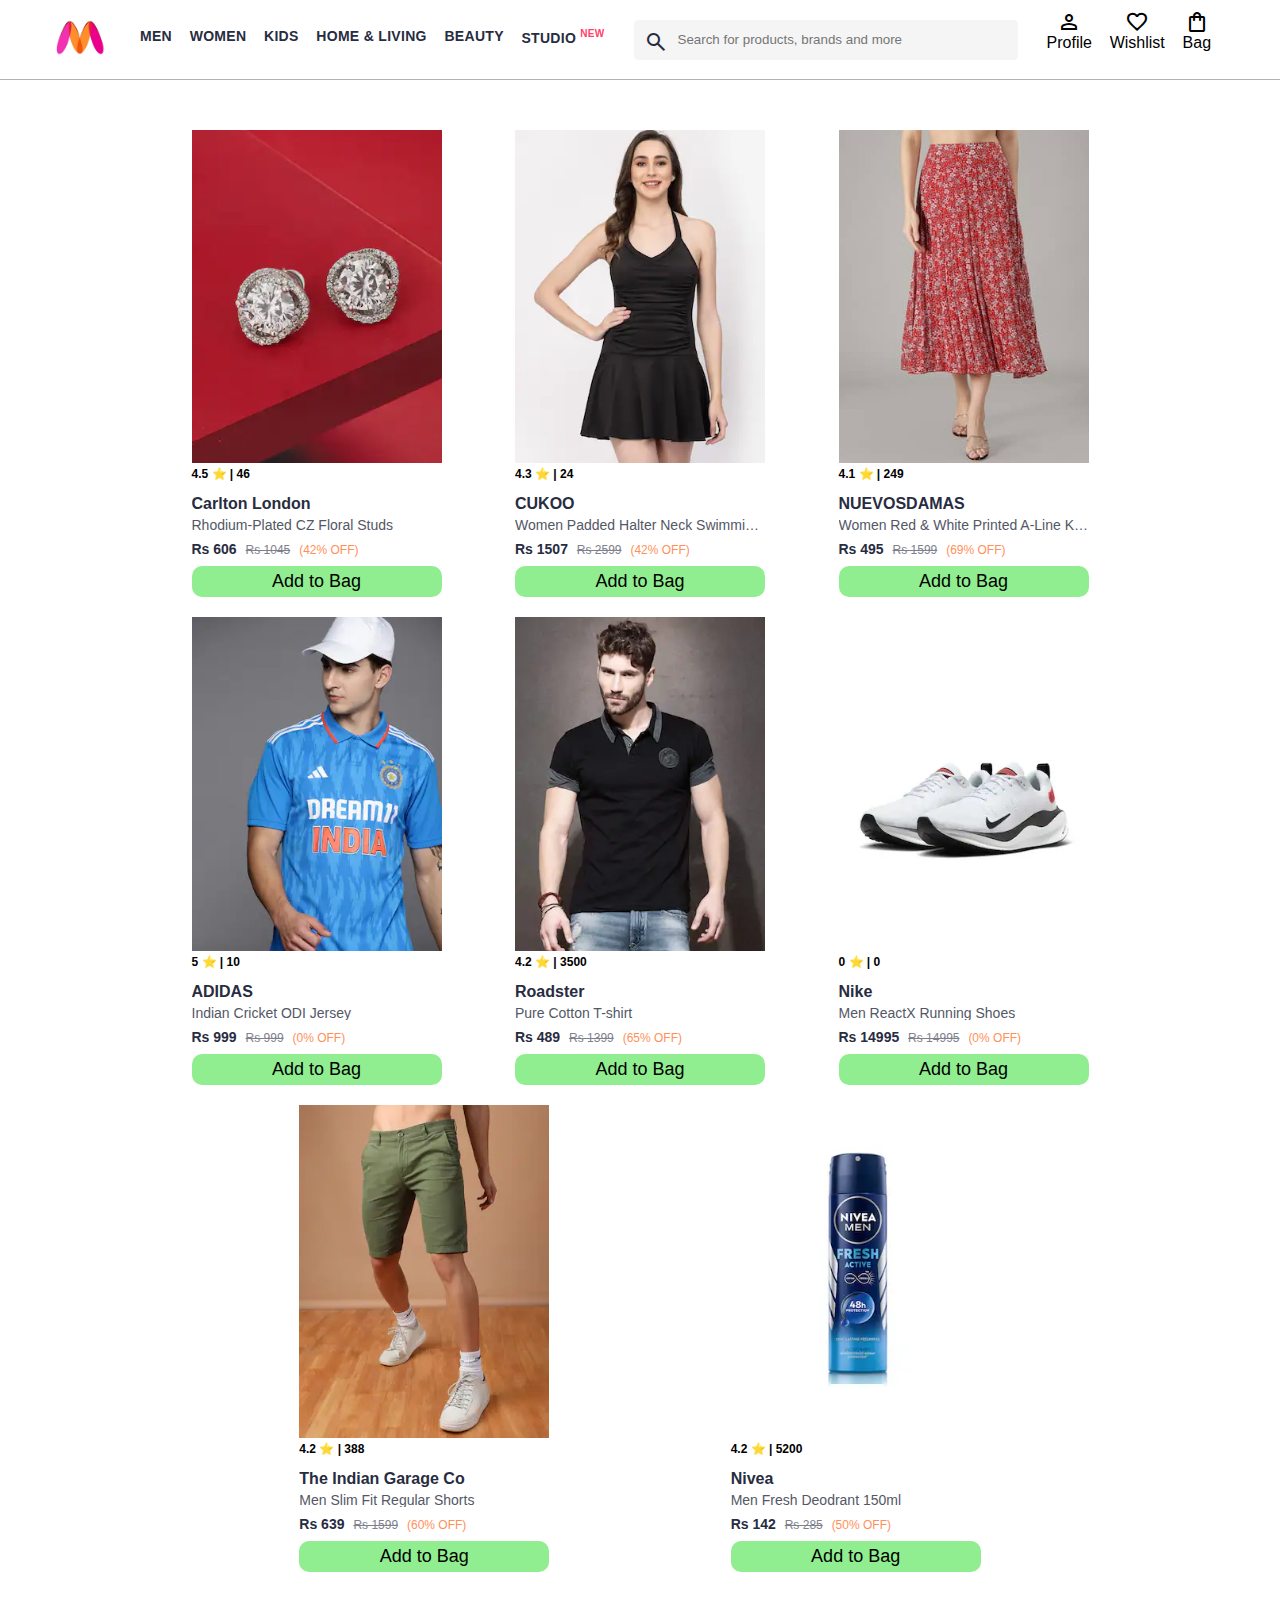
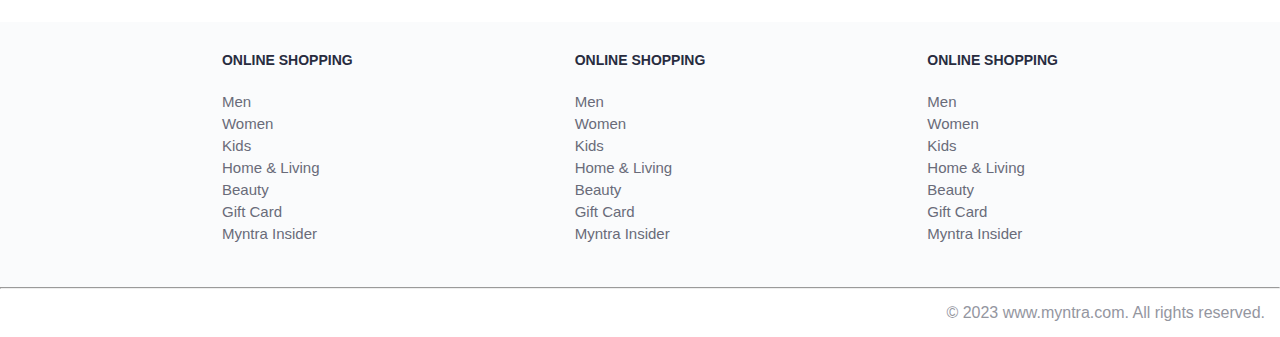
<file: index.html>
<!DOCTYPE html>
<html lang="en">
<head>
    <title>Myntra Functional Clone</title>
    <link rel="stylesheet" href="css/index.css">
    <link rel="stylesheet" href="https://fonts.googleapis.com/css2?family=Material+Symbols+Outlined:opsz,wght,FILL,GRAD@20..48,100..700,0..1,-50..200" />
</head>
<body>
    <header>
        <div class="logo_container">
            <a href="#"><img class="myntra_home" src="images/myntra_logo.png" alt="Myntra Home"></a>
        </div>
        <nav class="nav_bar">
            <a href="#">Men</a>
            <a href="#">Women</a>
            <a href="#">Kids</a>
            <a href="#">Home & Living</a>
            <a href="#">Beauty</a>
            <a href="#">Studio <sup>New</sup></a>
        </nav>
        <div class="search_bar">
            <span class="material-symbols-outlined search_icon">search</span>
            <input class="search_input" placeholder="Search for products, brands and more">
        </div>
        <div class="action_bar">
            <div class="action_container">
                <span class="material-symbols-outlined action_icon">person</span>
                <span class="action_name">Profile</span>
            </div>

            <div class="action_container">
                <span class="material-symbols-outlined action_icon">favorite</span>
                <span class="action_name">Wishlist</span>
            </div>

            <a class="action_container" href="pages/bag.html">
                <span class="material-symbols-outlined action_icon">shopping_bag</span>
                <span class="action_name">Bag</span>
                <span class="bag-item-count">0</span>
            </a>
        </div>
    </header>
    <main>
      <main>
        <div class="items-container">
          
        </div>
      </main>
    </main>
    <footer>
        <div class="footer_container">
            <div class="footer_column">
                <h3>ONLINE SHOPPING</h3>

                <a href="#">Men</a>
                <a href="#">Women</a>
                <a href="#">Kids</a>
                <a href="#">Home & Living</a>
                <a href="#">Beauty</a>
                <a href="#">Gift Card</a>
                <a href="#">Myntra Insider</a>
            </div>

            <div class="footer_column">
                <h3>ONLINE SHOPPING</h3>

                <a href="#">Men</a>
                <a href="#">Women</a>
                <a href="#">Kids</a>
                <a href="#">Home & Living</a>
                <a href="#">Beauty</a>
                <a href="#">Gift Card</a>
                <a href="#">Myntra Insider</a>
            </div>

            <div class="footer_column">
                <h3>ONLINE SHOPPING</h3>

                <a href="#">Men</a>
                <a href="#">Women</a>
                <a href="#">Kids</a>
                <a href="#">Home & Living</a>
                <a href="#">Beauty</a>
                <a href="#">Gift Card</a>
                <a href="#">Myntra Insider</a>
            </div>
        </div>
        <hr>

        <div class="copyright">
            © 2023 www.myntra.com. All rights reserved.
        </div>
    </footer>
    <script src="data/items.js"></script>
    <script src="scripts/index.js"></script>
</body>
</html>
</file>
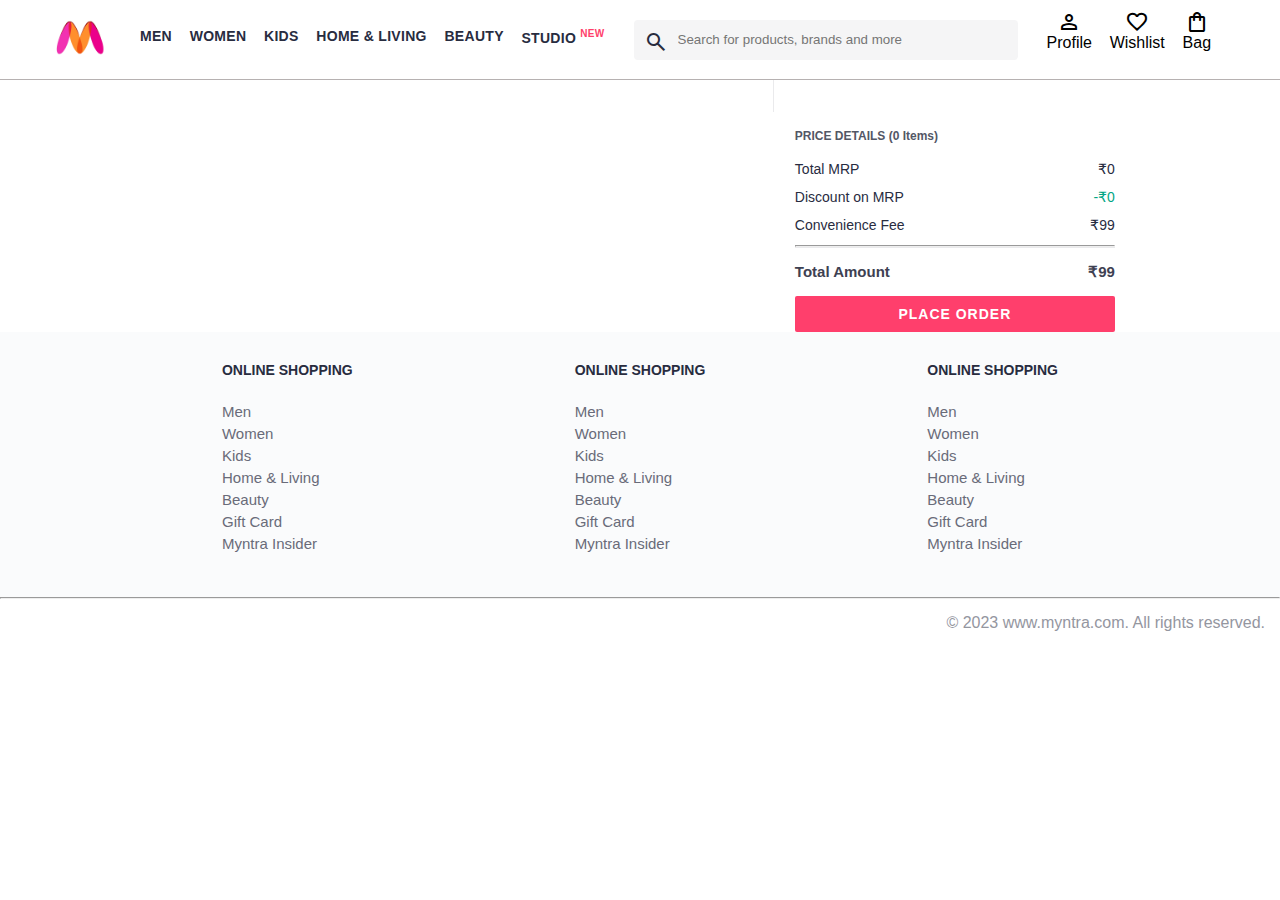
<file: pages/bag.html>
<!DOCTYPE html>
<html lang="en">
<head>
    <title>Myntra Clone</title>
    <link rel="stylesheet" href="../css/index.css">
    <link rel="stylesheet" href="../css/bag.css">
    <link rel="stylesheet" href="https://fonts.googleapis.com/css2?family=Material+Symbols+Outlined:opsz,wght,FILL,GRAD@20..48,100..700,0..1,-50..200" />
</head>
<body>
    <header>
        <div class="logo_container">
            <a href="#"><img class="myntra_home" src="../images/myntra_logo.png" alt="Myntra Home"></a>
        </div>
        <nav class="nav_bar">
            <a href="#">Men</a>
            <a href="#">Women</a>
            <a href="#">Kids</a>
            <a href="#">Home & Living</a>
            <a href="#">Beauty</a>
            <a href="#">Studio <sup>New</sup></a>
        </nav>
        <div class="search_bar">
            <span class="material-symbols-outlined search_icon">search</span>
            <input class="search_input" placeholder="Search for products, brands and more">
        </div>
        <div class="action_bar">
            <div class="action_container">
                <span class="material-symbols-outlined action_icon">person</span>
                <span class="action_name">Profile</span>
            </div>

            <div class="action_container">
                <span class="material-symbols-outlined action_icon">favorite</span>
                <span class="action_name">Wishlist</span>
            </div>

            <div class="action_container">
                <span class="material-symbols-outlined action_icon">shopping_bag</span>
                <span class="action_name">Bag</span>
                <span class="bag-item-count">0</span>
            </div>
        </div>
    </header>
    <main>
      <div class="bag-page">
        <div class="bag-items-container">
          
          

        </div>
        <div class="bag-summary">
          
        </div>

      </div>
    </main>
    <footer>
        <div class="footer_container">
            <div class="footer_column">
                <h3>ONLINE SHOPPING</h3>

                <a href="#">Men</a>
                <a href="#">Women</a>
                <a href="#">Kids</a>
                <a href="#">Home & Living</a>
                <a href="#">Beauty</a>
                <a href="#">Gift Card</a>
                <a href="#">Myntra Insider</a>
            </div>

            <div class="footer_column">
                <h3>ONLINE SHOPPING</h3>

                <a href="#">Men</a>
                <a href="#">Women</a>
                <a href="#">Kids</a>
                <a href="#">Home & Living</a>
                <a href="#">Beauty</a>
                <a href="#">Gift Card</a>
                <a href="#">Myntra Insider</a>
            </div>

            <div class="footer_column">
                <h3>ONLINE SHOPPING</h3>

                <a href="#">Men</a>
                <a href="#">Women</a>
                <a href="#">Kids</a>
                <a href="#">Home & Living</a>
                <a href="#">Beauty</a>
                <a href="#">Gift Card</a>
                <a href="#">Myntra Insider</a>
            </div>
        </div>
        <hr>

        <div class="copyright">
            © 2023 www.myntra.com. All rights reserved.
        </div>
    </footer>
    <script src="../data/items.js"></script>
    <script src="../scripts/index.js"></script>
    <script src="../scripts/bag.js"></script>
</body>
</html>
</file>
<file: css/index.css>
/***************** Item Page CSS **************************/
/*.action_container {
    text-decoration: none;
}
a.action_container:link {
    color:black;
}
.item-details {
    cursor: pointer;
    width: 250px;
    margin: 10px;
}
.stars {
    font-size: 12px;
    font-weight: 700;
    text-align: left;
}
.company {
    font-size: 18px;
    font-weight: 700;
    line-height: 1;
    color: #282c3f;
    margin-bottom: 6px;
    overflow: hidden;
    text-overflow: ellipsis;
    white-space: nowrap;
    margin-top: 20px;
}
.item-name {
    color: #535766;
    font-size: 16px;
    line-height: 1;
    margin-bottom: 0;
    margin-top: 0;
    overflow: hidden;
    text-overflow: ellipsis;
    white-space: nowrap;
    font-weight: 400;
    display: block;
}
.price-container {
    margin-top: 10px;
}
.current-price {
    font-size: 14px;
    font-weight: 700;
    color: #282c3f;
}
.original-price {
    text-decoration: line-through;
    color: #7e818c;
    font-weight: 400;
    margin-left: 5px;
    font-size: 12px;
}
.discount-percentage {
    color: #ff905a;
    font-weight: 400;
    font-size: 12px;
    margin-left: 5px;
}
.btn-bag {
    background-color: lightgreen;
    border: none;
    padding: 5px 15px;
    border-radius: 10px;
    width: 100%;
    margin-top: 7px;
    font-size: 20px;
    cursor: pointer;
}
.bag-items {
    background-color: #f16565;
    white-space: nowrap;
    text-align: center;
    line-height: 18px;
    padding: 0 6px;
    height: 18px;
    position: relative;
    border-radius: 50%;
    font-size: 12px;
    color: #fff;
    left: 13px;
    top: -44px;
    font-weight: 700;
    cursor: pointer;
}*/

* {
  margin: 0;
  padding: 0;
  font-family: Assistant,-apple-system,BlinkMacSystemFont,Segoe UI,Roboto,Helvetica,Arial,sans-serif;
  box-sizing: border-box;
}
header {
  display: flex;
  background-color: #ffffff;
  height: 80px;
  justify-content: space-between;
  align-items: center;
  border-bottom: 1px solid #b6b1b1;
}
.myntra_home {
  height: 45px;
  background-color: #fff;
}
.logo_container {
  margin-left: 4%;
}
.action_bar {
  margin-right: 4%;
}
.nav_bar {
  display: flex;
  min-width: 500px;
  justify-content: space-evenly;
}
.nav_bar a {
  font-size: 14px;
  letter-spacing: .3px;
  color: #282c3f;
  font-weight: 700;
  text-transform: uppercase;
  text-decoration: none;
  padding: 28px 0;
  border-bottom: 5px solid #ffffff;
}
.nav_bar a:hover {
  border-bottom: 4px solid #f54e77;
}

.nav_bar a sup {
  color: #ff3f6c;
  font-size: 10px;
}

.search_bar {
  height: 40px;
  min-width: 200px;
  width: 30%;
  display: flex;
  align-items: center;
}
.search_icon {
  box-sizing: content-box;
  height: 20px;
  padding: 10px;

  background-color: #f5f5f6;
  color: #282c3f;
  font-weight: 300;
  border-radius: 4px 0 0 4px;
}
.search_input {
  color: #696e79;
  background-color: #f5f5f6;
  flex-grow: 1;
  height: 40px;
  border: 0;
  border-radius: 0 4px 4px 0;
}

.action_bar {
  display: flex;
  min-width: 200px;
  justify-content: space-evenly;
}

.action_container {
  display: flex;
  flex-direction: column;
  align-items: center;
}

/* Main section */
.banner_container {
  margin: 40px 0;
}
.banner_image {
  width: 100%;
}

.category_heading {
  text-transform: uppercase;
  color: #3e4152;
  letter-spacing: .15em;
  font-size: 1.8em;
  margin: 50px 0 10px 30px;
  max-height: 5em;
  font-weight: 700;
}

.category-items, .items-container {
  width: 80%;
  margin: 50px 10%;
  display: flex;
  flex-wrap: wrap;
  justify-content: space-evenly;
}

.sale_item {
  width: 250px;
}

.footer_container {
  padding: 30px 0px 40px 0px;
  background: #FAFBFC;
  display: flex;
  justify-content: space-evenly;
}

.footer_column {
  display: flex;
  flex-direction: column;
}

.footer_column h3 {
  color: #282c3f;
  font-size: 14px;
  margin-bottom: 25px;
}

.footer_column a {
  color: #696b79;
  font-size: 15px;
  text-decoration: none;
  padding-bottom: 5px;
}

.copyright {
  color: #94969f;
  text-align: end;
  padding: 15px;
}

.items-container{
  width: 80%;
  margin: 40px 10%;
}
.item-container{
  width: 250px;
  margin: 10px;
}
.item-image{
  width: 100%;
}
.rating{
  font-size: 12px;
  font-weight: 700;
}
.company-name{
  margin-top: 15px;
  font-size: 16px;
  font-weight: 700;
  line-height: 1;
  color: #282c3f;
  margin-bottom: 6px;
  overflow: hidden;
  text-overflow: ellipsis;
  white-space: nowrap;
}
.item-name{
  color: #535766;
  font-size: 14px;
  line-height: 1;
  margin-bottom: 0;
  margin-top: 0;
  overflow: hidden;
  text-overflow: ellipsis;
  white-space: nowrap;
  font-weight: 400;
  display: block;
}
.price{
  margin-top: 10px;
  font-size: 14px;
    line-height: 15px;
    color: #282c3f;
    white-space: nowrap;
}
.current-price{
  font-size: 14px;
  font-weight: 700;
  color: #282c3f;
}
.original-price{
  text-decoration: line-through;
    color: #7e818c;
    font-weight: 400;
    margin-left: 5px;
    font-size: 12px;
}
.discount{
  color: #ff905a;
    font-weight: 400;
    font-size: 12px;
    margin-left: 5px;
}
.btn-add-bag{
  
  font-size: 18px;
  width: 100%;
  margin-top: 8px;
  background-color: lightgreen;
  border: none;
  padding: 5px 15px;
  border-radius: 10px;
  cursor: pointer;
  
}
.bag-item-count{
  background-color: #f16565;
    white-space: nowrap;
    text-align: center;
    line-height: 18px;
    padding: 0 6px;
    height: 18px;
    position: relative;
    border-radius: 50%;
    font-size: 12px;
    color: #fff;
    left: 13px;
    top: -44px;
    font-weight: 700;
    cursor: pointer;
}

.action_container {
  text-decoration: none;
}
a.action_container:link {
  color:black;
}
</file>
<file: css/bag.css>
.bag-items-container {
  display: inline-block;
  width: 64%;
  padding-right: 20px;
  border-right: 1px solid #eaeaec;
  padding-top: 32px;
  color: #282c3f;
  font-size: 13px;
  line-height: 1.42857143;
}

.bag-page {
  width: 75%;
  margin-left: 12.5%;
}

.bag-summary {
  vertical-align: top;
  display: inline-block;
  width: 35%;
  padding: 24px 0 0 16px;
  color: #282c3f;
  font-size: 13px;
  line-height: 1.42857143;
}

.bag-details-container {
  margin-bottom: 16px;
}

.price-header {
  font-size: 12px;
  font-weight: 700;
  margin: 24px 0 16px;
  color: #535766;
}

.price-item {
  margin-bottom: 12px;
  line-height: 16px;
  font-size: 14px;
  color: #282c3f;
}

.price-item-value {
  float: right;
}

.priceDetail-base-discount {
  color: #03a685;
}

.price-footer {
  font-weight: 700;
  font-size: 15px;
  padding-top: 16px;
  border-top: 1px solid #eaeaec;
  color: #3e4152;
  line-height: 16px;
}

.btn-place-order {
  width: 100%;
  letter-spacing: 1px;
  font-size: 14px;
  font-weight: 600;
  border-radius: 2px;
  border-width: 0px;
  padding: 10px 16px;
  background-color: rgb(255, 63, 108);
  color: rgb(255, 255, 255);
  cursor: pointer;
}

.bag-item-container {
  margin-bottom: 8px;
  background: #fff;
  font-size: 14px;
  border: 1px solid #eaeaec;
  border-radius: 4px;
  position: relative;
  padding: 12px 12px 0;
}

.item-left-part {
  position: absolute;
  background: rgb(255, 242, 223);
  height: 148px;
  width: 111px;
}

.item-right-part {
  padding-left: 12px;
  position: relative;
  min-height: 148px;
  margin-left: 111px;
  margin-bottom: 12px;
}

.bag-item-img {
  width: 100%;
}

.return-period {
  display: inline-flex;
  font-size: 14px;
  padding-top: 8px;
}

.return-period-days {
  font-weight: 700;
  margin-right: 4px;
}

.delivery-details {
  margin-top: 5px;
  color: #282c3f;
  font-size: 12px;
  letter-spacing: -.1px;
  margin-bottom: 8px;
  line-height: 15px;
}

.delivery-details-days {
  color: #03a685;
}

.remove-from-cart {
  position: absolute;
  font-size: 25px;
  top: 10px;
  right: 18px;
  width: 14px;
  height: 14px;
  cursor: pointer;
}
</file>
